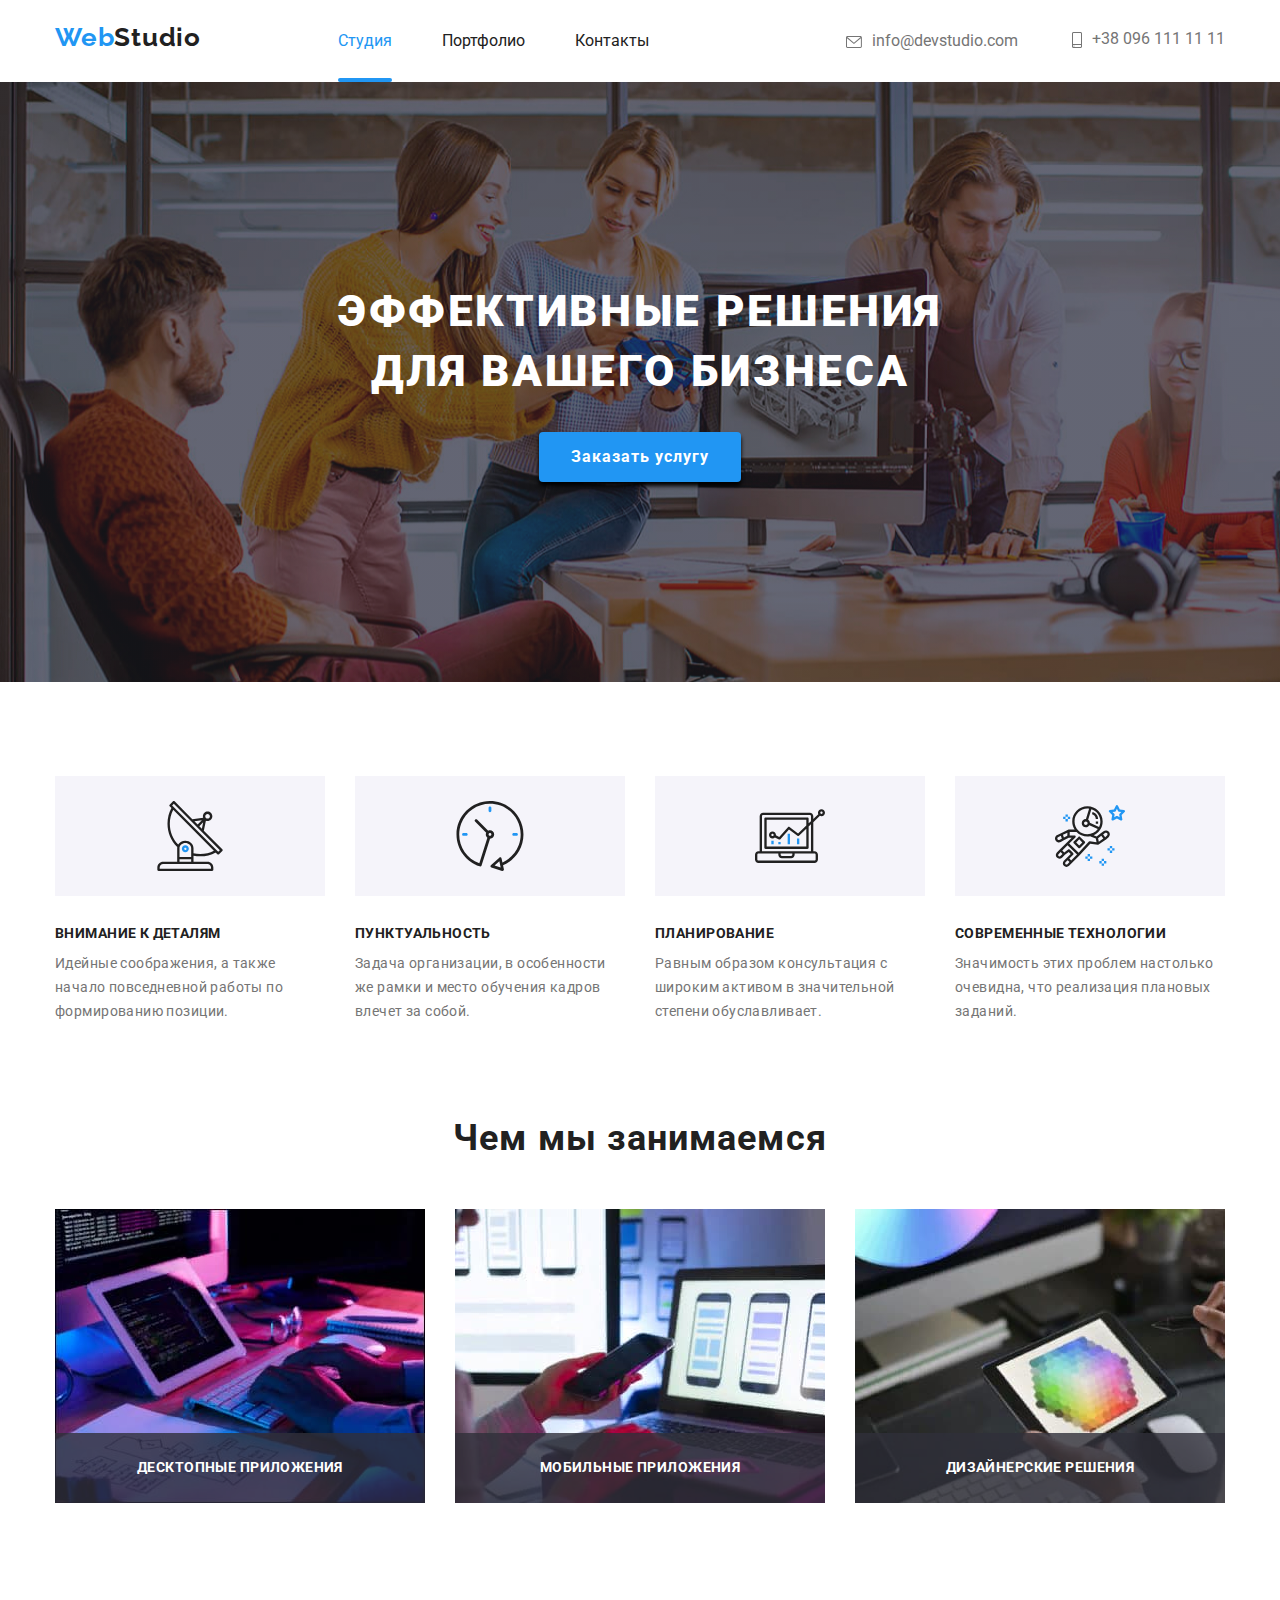
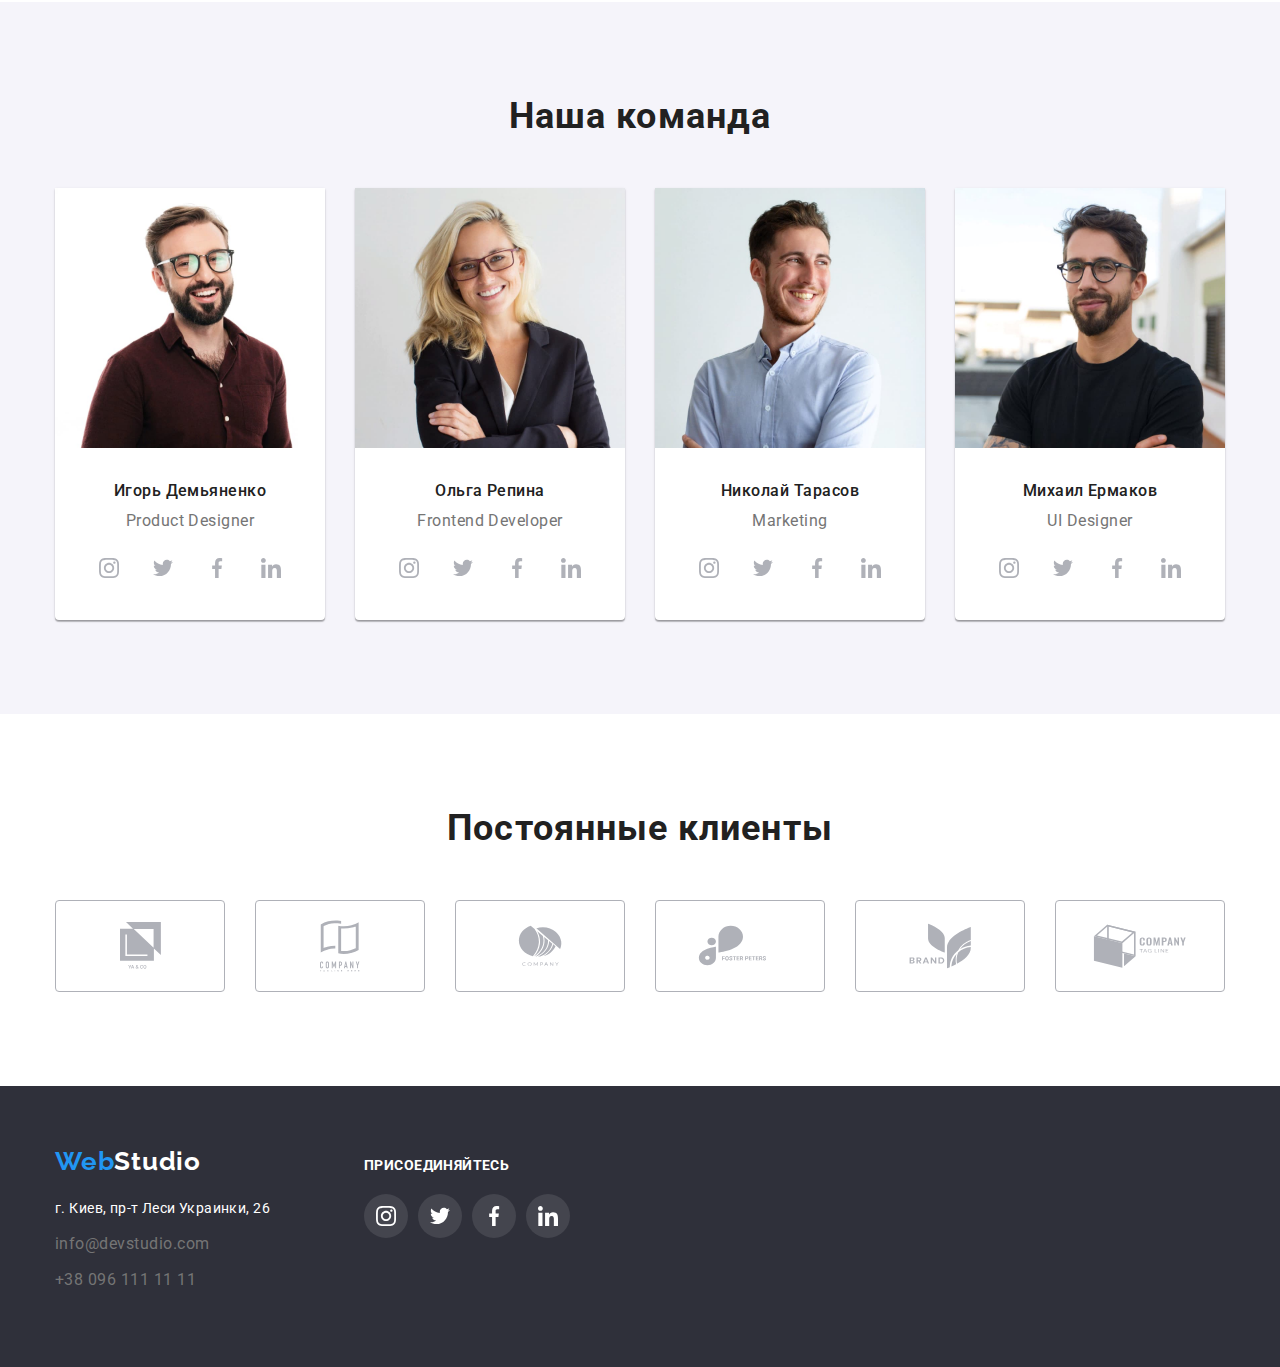
<file: index.html>
<!DOCTYPE html>
<html lang="ru">
    <head>
        <meta charset="UTF-8" />
        <meta http-equiv="X-UA-Compatible" content="IE=edge" />
        <meta name="viewport" content="width=device-width, initial-scale=1.0" />
        <title>WebStudio</title>
        <link rel="preconnect" href="https://fonts.gstatic.com" />
        <link
            href="https://fonts.googleapis.com/css2?family=Raleway:wght@700&family=Roboto:wght@400;700;900&display=swap"
            rel="stylesheet"
        />
        <link
            rel="stylesheet"
            href="https://cdnjs.cloudflare.com/ajax/libs/modern-normalize/1.0.0/modern-normalize.min.css"
        />
        <link
            rel="stylesheet"
            href="https://cdnjs.cloudflare.com/ajax/libs/modern-normalize/1.0.0/modern-normalize.min.css"
        />
        <link rel="stylesheet" href="./css/styles.css" />
    </head>
    <body>
        <!--шапка сторінки-->
        <header>
            <div class="conteiner page-header">
                <!--навігація-->
                <nav>
                    <a href="./index.html" class="logo"
                        ><span class="item">Web</span>Studio</a
                    >
                    <ul class="menu list">
                        <li class="menu-content">
                            <a href="" class="link current">Студия</a>
                        </li>
                        <li class="menu-content">
                            <a href="./portfolio.html" class="link"
                                >Портфолио</a
                            >
                        </li>
                        <li class="menu-content">
                            <a href="" class="link">Контакты</a>
                        </li>
                    </ul>
                </nav>
                <!--зв'язок-->
                <ul class="communication links">
                    <li class="communication-nav">
                        <a href="mailto:info@devstudio.com" class="contacts"
                            ><svg class="contacts-icon" width="16" height="12">
                                <use
                                    href="./images/icons.svg#icon-envelope"
                                ></use>
                            </svg>
                            info@devstudio.com</a
                        >
                    </li>
                    <li class="communication-nav">
                        <a href="tel:+380961111111" class="contacts"
                            ><svg class="contacts-icon" width="10" height="16">
                                <use
                                    href="./images/icons.svg#icon-smartphone"
                                ></use>
                            </svg>
                            +38 096 111 11 11
                        </a>
                    </li>
                </ul>
            </div>
        </header>
        <main>
            <!--блок контенту-->
            <!--герой-->
            <section class="hero">
                <div class="conteiner">
                    <h1 class="main-title">
                        Эффективные решения для вашего бизнеса
                    </h1>
                    <!--на макеті прописано як кнопка-->
                    <button type="button" class="btn" data-modal-open>
                        Заказать услугу
                    </button>
                </div>
            </section>
            <!--короткий загальний опис-->
            <section class="specifics">
                <div class="conteiner">
                    <h2 class="visually-hidden">Особенности</h2>
                    <ul class="specifics-items">
                        <li class="item">
                            <div class="feature">
                                <svg class="feature-icon">
                                    <use
                                        href="./images/icons.svg#icon-antenna"
                                    ></use>
                                </svg>
                            </div>
                            <h3 class="skills">Внимание к деталям</h3>
                            <p class="text">
                                Идейные соображения, а также начало повседневной
                                работы по формированию позиции.
                            </p>
                        </li>
                        <li class="item">
                            <div class="feature">
                                <svg class="feature-icon">
                                    <use
                                        href="./images/icons.svg#icon-clock"
                                    ></use>
                                </svg>
                            </div>
                            <h3 class="skills">Пунктуальность</h3>
                            <p class="text">
                                Задача организации, в особенности же рамки и
                                место обучения кадров влечет за собой.
                            </p>
                        </li>
                        <li class="item">
                            <div class="feature">
                                <svg class="feature-icon">
                                    <use
                                        href="./images/icons.svg#icon-diagram"
                                    ></use>
                                </svg>
                            </div>
                            <h3 class="skills">Планирование</h3>
                            <p class="text">
                                Равным образом консультация с широким активом в
                                значительной степени обуславливает.
                            </p>
                        </li>
                        <li class="item">
                            <div class="feature">
                                <svg class="feature-icon">
                                    <use
                                        href="./images/icons.svg#icon-astronaut"
                                    ></use>
                                </svg>
                            </div>
                            <h3 class="skills">Современные технологии</h3>
                            <p class="text">
                                Значимость этих проблем настолько очевидна, что
                                реализация плановых заданий.
                            </p>
                        </li>
                    </ul>
                </div>
            </section>
            <!--роботи студії-->
            <section class="projects">
                <div class="conteiner">
                    <h2 class="work">Чем мы занимаемся</h2>
                    <ul class="makets">
                        <li class="maket-item">
                            <div class="maket-thrumb">
                                <img
                                    src="./images/job/box-1.jpg"
                                    width="370"
                                    height="294"
                                    alt="мужчина печатает на клавиатуре пк"
                                />
                                <div class="describe-item">
                                    <p class="describe">
                                        Десктопные приложения
                                    </p>
                                </div>
                            </div>
                        </li>
                        <li class="maket-item">
                            <div class="maket-thrumb">
                                <img
                                    src="./images/job/box-2.jpg"
                                    width="370"
                                    height="294"
                                    alt="мужчина держит левой рукой телефон а правой печатает на ноутбуке"
                                />
                                <div class="describe-item">
                                    <p class="describe">Мобильные приложения</p>
                                </div>
                            </div>
                        </li>
                        <li class="maket-item">
                            <div class="maket-thrumb">
                                <img
                                    src="./images/job/box-3.jpg"
                                    width="370"
                                    height="294"
                                    alt="мужчина левой рукой держит планшет"
                                />
                                <div class="describe-item">
                                    <p class="describe">Дизайнерские решения</p>
                                </div>
                            </div>
                        </li>
                    </ul>
                </div>
            </section>
            <!--команда-->
            <section class="organization">
                <div class="conteiner">
                    <h2 class="team">Наша команда</h2>
                    <ul class="team-woker">
                        <li class="card-woker">
                            <img
                                src="./images/team/img.jpg"
                                width="270"
                                height="260"
                                alt="Игорь Демьяненко"
                            />
                            <div class="card-item">
                                <h3 class="members">Игорь Демьяненко</h3>
                                <p lang="en" class="position">
                                    Product Designer
                                </p>
                                <ul class="social-links">
                                    <li class="social-icon">
                                        <a
                                            href=""
                                            target="_blank"
                                            rel="noopener noreferrer"
                                            class="social-icon-link"
                                            ><svg class="social-icon-svg">
                                                <use
                                                    href="./images/icons.svg#icon-instagram"
                                                ></use>
                                            </svg>
                                        </a>
                                    </li>
                                    <li class="social-icon">
                                        <a
                                            href=""
                                            target="_blank"
                                            rel="noopener noreferrer"
                                            class="social-icon-link"
                                            ><svg class="social-icon-svg">
                                                <use
                                                    href="./images/icons.svg#icon-twitter"
                                                ></use>
                                            </svg>
                                        </a>
                                    </li>
                                    <li class="social-icon">
                                        <a
                                            href=""
                                            target="_blank"
                                            rel="noopener noreferrer"
                                            class="social-icon-link"
                                            ><svg class="social-icon-svg">
                                                <use
                                                    href="./images/icons.svg#icon-facebook"
                                                ></use>
                                            </svg>
                                        </a>
                                    </li>
                                    <li class="social-icon">
                                        <a
                                            href=""
                                            target="_blank"
                                            rel="noopener noreferrer"
                                            class="social-icon-link"
                                            ><svg class="social-icon-svg">
                                                <use
                                                    href="./images/icons.svg#icon-linkedin"
                                                ></use>
                                            </svg>
                                        </a>
                                    </li>
                                </ul>
                            </div>
                        </li>
                        <li class="card-woker">
                            <img
                                src="./images/team/img-1.jpg"
                                width="270"
                                height="260"
                                alt="Ольга Репина"
                            />
                            <div class="card-item">
                                <h3 class="members">Ольга Репина</h3>
                                <p lang="en" class="position">
                                    Frontend Developer
                                </p>
                                <ul class="social-links">
                                    <li class="social-icon">
                                        <a
                                            href=""
                                            target="_blank"
                                            rel="noopener noreferrer"
                                            class="social-icon-link"
                                            ><svg class="social-icon-svg">
                                                <use
                                                    href="./images/icons.svg#icon-instagram"
                                                ></use>
                                            </svg>
                                        </a>
                                    </li>
                                    <li class="social-icon">
                                        <a
                                            href=""
                                            target="_blank"
                                            rel="noopener noreferrer"
                                            class="social-icon-link"
                                            ><svg class="social-icon-svg">
                                                <use
                                                    href="./images/icons.svg#icon-twitter"
                                                ></use>
                                            </svg>
                                        </a>
                                    </li>
                                    <li class="social-icon">
                                        <a
                                            href=""
                                            target="_blank"
                                            rel="noopener noreferrer"
                                            class="social-icon-link"
                                            ><svg class="social-icon-svg">
                                                <use
                                                    href="./images/icons.svg#icon-facebook"
                                                ></use>
                                            </svg>
                                        </a>
                                    </li>
                                    <li class="social-icon">
                                        <a
                                            href=""
                                            target="_blank"
                                            rel="noopener noreferrer"
                                            class="social-icon-link"
                                            ><svg class="social-icon-svg">
                                                <use
                                                    href="./images/icons.svg#icon-linkedin"
                                                ></use>
                                            </svg>
                                        </a>
                                    </li>
                                </ul>
                            </div>
                        </li>
                        <li class="card-woker">
                            <img
                                src="./images/team/img-2.jpg"
                                width="270"
                                height="260"
                                alt="Николай тарасов"
                            />
                            <div class="card-item">
                                <h3 class="members">Николай Тарасов</h3>
                                <p lang="en" class="position">Marketing</p>
                                <ul class="social-links">
                                    <li class="social-icon">
                                        <a
                                            href=""
                                            target="_blank"
                                            rel="noopener noreferrer"
                                            class="social-icon-link"
                                            ><svg class="social-icon-svg">
                                                <use
                                                    href="./images/icons.svg#icon-instagram"
                                                ></use>
                                            </svg>
                                        </a>
                                    </li>
                                    <li class="social-icon">
                                        <a
                                            href=""
                                            target="_blank"
                                            rel="noopener noreferrer"
                                            class="social-icon-link"
                                            ><svg class="social-icon-svg">
                                                <use
                                                    href="./images/icons.svg#icon-twitter"
                                                ></use>
                                            </svg>
                                        </a>
                                    </li>
                                    <li class="social-icon">
                                        <a
                                            href=""
                                            target="_blank"
                                            rel="noopener noreferrer"
                                            class="social-icon-link"
                                            ><svg class="social-icon-svg">
                                                <use
                                                    href="./images/icons.svg#icon-facebook"
                                                ></use>
                                            </svg>
                                        </a>
                                    </li>
                                    <li class="social-icon">
                                        <a
                                            href=""
                                            target="_blank"
                                            rel="noopener noreferrer"
                                            class="social-icon-link"
                                            ><svg class="social-icon-svg">
                                                <use
                                                    href="./images/icons.svg#icon-linkedin"
                                                ></use>
                                            </svg>
                                        </a>
                                    </li>
                                </ul>
                            </div>
                        </li>
                        <li class="card-woker">
                            <img
                                src="./images/team/img-3.jpg"
                                width="270"
                                height="260"
                                alt="Михаил Ермаков"
                            />
                            <div class="card-item">
                                <h3 class="members">Михаил Ермаков</h3>
                                <p lang="en" class="position">UI Designer</p>
                                <ul class="social-links">
                                    <li class="social-icon">
                                        <a
                                            href=""
                                            target="_blank"
                                            rel="noopener noreferrer"
                                            class="social-icon-link"
                                            ><svg class="social-icon-svg">
                                                <use
                                                    href="./images/icons.svg#icon-instagram"
                                                ></use>
                                            </svg>
                                        </a>
                                    </li>
                                    <li class="social-icon">
                                        <a
                                            href=""
                                            target="_blank"
                                            rel="noopener noreferrer"
                                            class="social-icon-link"
                                            ><svg class="social-icon-svg">
                                                <use
                                                    href="./images/icons.svg#icon-twitter"
                                                ></use>
                                            </svg>
                                        </a>
                                    </li>
                                    <li class="social-icon">
                                        <a
                                            href=""
                                            target="_blank"
                                            rel="noopener noreferrer"
                                            class="social-icon-link"
                                            ><svg class="social-icon-svg">
                                                <use
                                                    href="./images/icons.svg#icon-facebook"
                                                ></use>
                                            </svg>
                                        </a>
                                    </li>
                                    <li class="social-icon">
                                        <a
                                            href=""
                                            target="_blank"
                                            rel="noopener noreferrer"
                                            class="social-icon-link"
                                            ><svg class="social-icon-svg">
                                                <use
                                                    href="./images/icons.svg#icon-linkedin"
                                                ></use>
                                            </svg>
                                        </a>
                                    </li>
                                </ul>
                            </div>
                        </li>
                    </ul>
                </div>
            </section>
            <section class="clients">
                <div class="conteiner">
                    <h2 class="clients-title">Постоянные клиенты</h2>
                    <ul class="clients-list">
                        <li class="clients-item">
                            <a
                                href=""
                                target="_blank"
                                rel="noopener noreferrer"
                                class="clients-link"
                                ><svg
                                    class="clients-icon"
                                    width="41"
                                    height="47"
                                >
                                    <use
                                        href="./images/icons.svg#icon-group-1"
                                    ></use>
                                </svg>
                            </a>
                        </li>
                        <li class="clients-item">
                            <a
                                href=""
                                target="_blank"
                                rel="noopener noreferrer"
                                class="clients-link"
                                ><svg
                                    class="clients-icon"
                                    width="40"
                                    height="52"
                                >
                                    <use
                                        href="./images/icons.svg#icon-group-2"
                                    ></use>
                                </svg>
                            </a>
                        </li>
                        <li class="clients-item">
                            <a
                                href=""
                                target="_blank"
                                rel="noopener noreferrer"
                                class="clients-link"
                                ><svg
                                    class="clients-icon"
                                    width="44"
                                    height="41"
                                >
                                    <use
                                        href="./images/icons.svg#icon-group-3"
                                    ></use>
                                </svg>
                            </a>
                        </li>
                        <li class="clients-item">
                            <a
                                href=""
                                target="_blank"
                                rel="noopener noreferrer"
                                class="clients-link"
                                ><svg
                                    class="clients-icon"
                                    width="85"
                                    height="41"
                                >
                                    <use
                                        href="./images/icons.svg#icon-group-4"
                                    ></use>
                                </svg>
                            </a>
                        </li>
                        <li class="clients-item">
                            <a
                                href=""
                                target="_blank"
                                rel="noopener noreferrer"
                                class="clients-link"
                                ><svg
                                    class="clients-icon"
                                    width="63"
                                    height="46"
                                >
                                    <use
                                        href="./images/icons.svg#icon-group-5"
                                    ></use>
                                </svg>
                            </a>
                        </li>
                        <li class="clients-item">
                            <a
                                href=""
                                target="_blank"
                                rel="noopener noreferrer"
                                class="clients-link"
                                ><svg
                                    class="clients-icon"
                                    width="94"
                                    height="44"
                                >
                                    <use
                                        href="./images/icons.svg#icon-group-6"
                                    ></use>
                                </svg>
                            </a>
                        </li>
                    </ul>
                </div>
            </section>
        </main>
        <!--підвал сторінки-->
        <footer class="basement">
            <div class="conteiner basement-list">
                <div class="address-conteiner">
                    <a href="./index.html" class="logo"
                        ><span class="item">Web</span
                        ><span class="logo-two">Studio</span></a
                    >
                    <address class="info">
                        <ul class="links">
                            <li class="info-item">
                                <a
                                    href="https://goo.gl/maps/6gxEorECzuaQfL2a7"
                                    target="_blank"
                                    rel="noopener noreferrer"
                                    class="city"
                                    >г. Киев, пр-т Леси Украинки, 26</a
                                >
                            </li>
                            <li class="info-item">
                                <a
                                    href="mailto:info@devstudio.com"
                                    class="alt-contact"
                                    >info@devstudio.com</a
                                >
                            </li>
                            <li class="info-item">
                                <a href="tel:+380961111111" class="alt-contact"
                                    >+38 096 111 11 11</a
                                >
                            </li>
                        </ul>
                    </address>
                </div>
                <div class="basement-social">
                    <h3 class="basement-social-title">присоединяйтесь</h3>
                    <ul class="basement-social-list">
                        <li class="basement-social-item">
                            <a
                                href=""
                                target="_blank"
                                rel="noopener noreferrer"
                                class="basement-social-link"
                                ><svg class="basement-social-icon">
                                    <use
                                        href="./images/icons.svg#icon-instagram"
                                    ></use>
                                </svg>
                            </a>
                        </li>
                        <li class="basement-social-item">
                            <a
                                href=""
                                target="_blank"
                                rel="noopener noreferrer"
                                class="basement-social-link"
                                ><svg class="basement-social-icon">
                                    <use
                                        href="./images/icons.svg#icon-twitter"
                                    ></use>
                                </svg>
                            </a>
                        </li>
                        <li class="basement-social-item">
                            <a
                                href=""
                                target="_blank"
                                rel="noopener noreferrer"
                                class="basement-social-link"
                                ><svg class="basement-social-icon">
                                    <use
                                        href="./images/icons.svg#icon-facebook"
                                    ></use>
                                </svg>
                            </a>
                        </li>
                        <li class="basement-social-item">
                            <a
                                href=""
                                target="_blank"
                                rel="noopener noreferrer"
                                class="basement-social-link"
                                ><svg class="basement-social-icon">
                                    <use
                                        href="./images/icons.svg#icon-linkedin"
                                    ></use>
                                </svg>
                            </a>
                        </li>
                    </ul>
                </div>
            </div>
        </footer>
        <div class="backdrop is-hidden" data-modal>
            <div class="modal">
                <button type="button" class="modal-exit" data-modal-close>
                    <svg width="18" height="18" class="close-button">
                        <use href="./images/icons.svg#icon-close"></use>
                    </svg>
                </button>
            </div>
        </div>
        <script src="./js/modal.js"></script>
    </body>
</html>
</file>
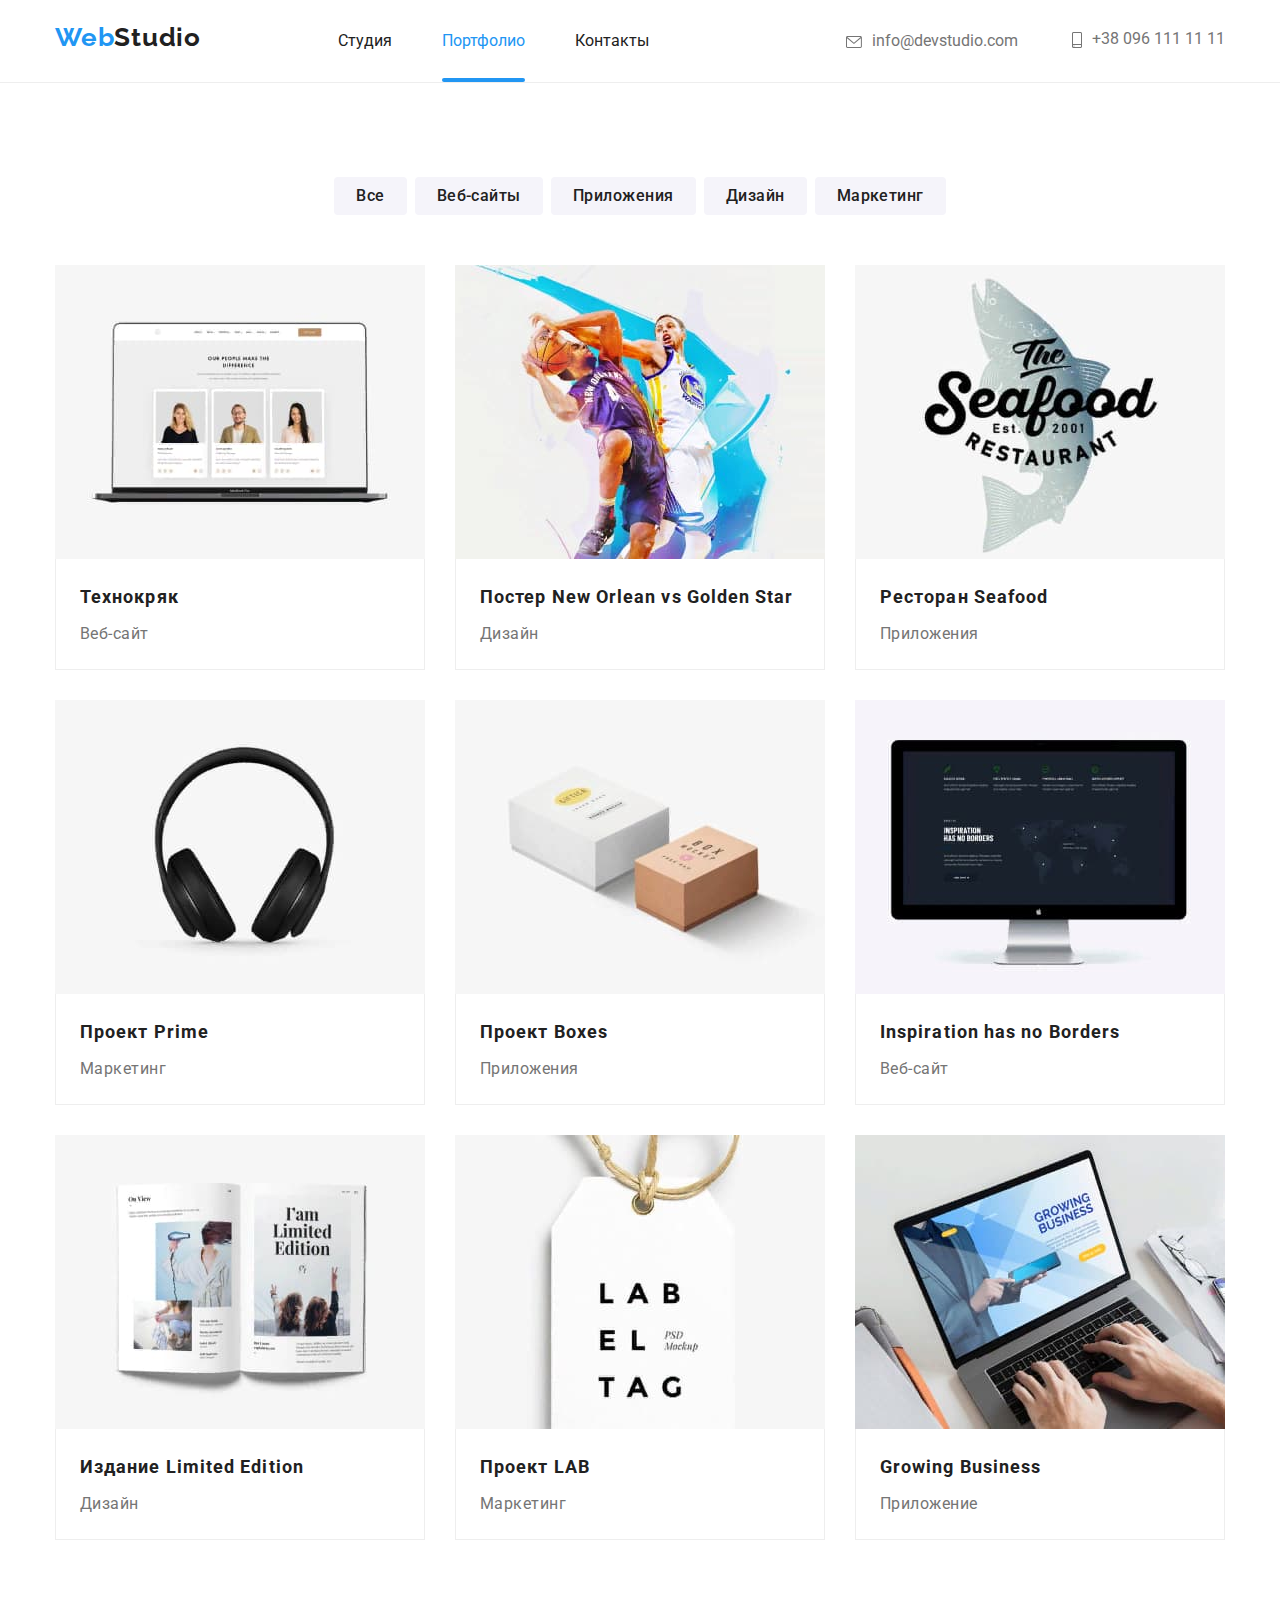
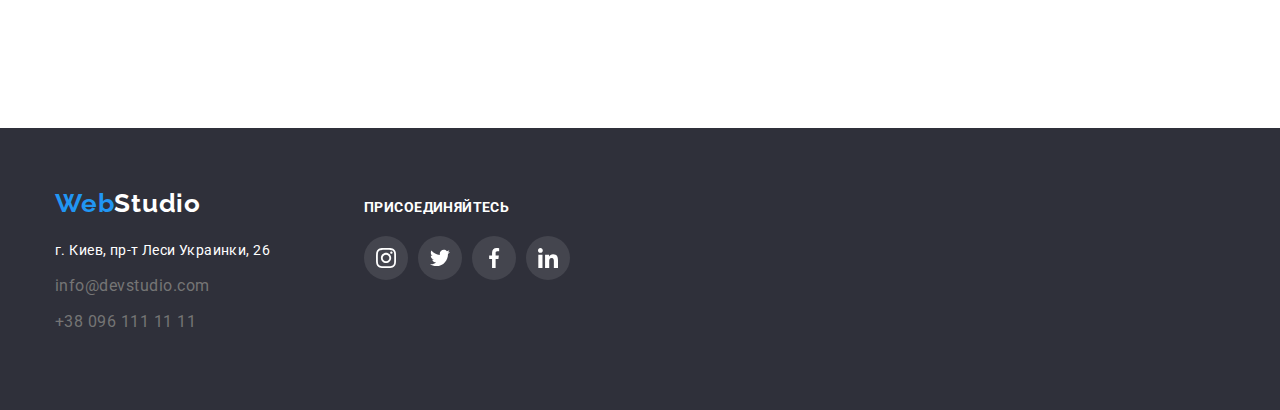
<file: portfolio.html>
<!DOCTYPE html>
<html lang="ru">
    <head>
        <meta charset="UTF-8" />
        <meta http-equiv="X-UA-Compatible" content="IE=edge" />
        <meta name="viewport" content="width=device-width, initial-scale=1.0" />
        <title>Portfolio</title>
        <link rel="preconnect" href="https://fonts.gstatic.com" />
        <link
            href="https://fonts.googleapis.com/css2?family=Raleway:wght@700&family=Roboto:wght@400;700;900&display=swap"
            rel="stylesheet"
        />
        <link
            rel="stylesheet"
            href="https://cdnjs.cloudflare.com/ajax/libs/modern-normalize/1.0.0/modern-normalize.min.css"
        />
        <link
            rel="stylesheet"
            href="https://cdnjs.cloudflare.com/ajax/libs/modern-normalize/1.0.0/modern-normalize.min.css"
        />
        <link rel="stylesheet" href="./css/styles.css" />
    </head>
    <body>
        <!--шапка сторінки-->
        <header>
            <div class="conteiner page-header">
                <!--навігація-->
                <nav>
                    <a href="./index.html" class="logo"
                        ><span class="item">Web</span>Studio</a
                    >
                    <ul class="menu list">
                        <li class="menu-content">
                            <a href="./index.html" class="link">Студия</a>
                        </li>
                        <li class="menu-content">
                            <a href="./portfolio.html" class="link current"
                                >Портфолио</a
                            >
                        </li>
                        <li class="menu-content">
                            <a href="" class="link">Контакты</a>
                        </li>
                    </ul>
                </nav>
                <!--зв'язок-->
                <ul class="communication links">
                    <li class="communication-nav">
                        <a href="mailto:info@devstudio.com" class="contacts"
                            ><svg class="contacts-icon" width="16" height="12">
                                <use
                                    href="./images/icons.svg#icon-envelope"
                                ></use>
                            </svg>
                            info@devstudio.com</a
                        >
                    </li>
                    <li class="communication-nav">
                        <a href="tel:+380961111111" class="contacts"
                            ><svg class="contacts-icon" width="10" height="16">
                                <use
                                    href="./images/icons.svg#icon-smartphone"
                                ></use>
                            </svg>
                            +38 096 111 11 11
                        </a>
                    </li>
                </ul>
            </div>
        </header>
        <main>
            <section class="our-works">
                <div class="conteiner">
                    <h1 class="visually-hidden">Наши работы</h1>
                    <ul class="main-filters">
                        <li class="filters-item">
                            <button type="button" class="filters">Все</button>
                        </li>
                        <li class="filters-item">
                            <button type="button" class="filters">
                                Веб-сайты
                            </button>
                        </li>
                        <li class="filters-item">
                            <button type="button" class="filters">
                                Приложения
                            </button>
                        </li>
                        <li class="filters-item">
                            <button type="button" class="filters">
                                Дизайн
                            </button>
                        </li>
                        <li class="filters-item">
                            <button type="button" class="filters">
                                Маркетинг
                            </button>
                        </li>
                    </ul>
                    <ul class="portfolio-title">
                        <li class="portfolio-item">
                            <a href="" class="portfolio-link">
                                <div class="background">
                                    <div class="card-overlay">
                                        <img
                                            src="./images/portfolio/img.jpg"
                                            width="370"
                                            height="294"
                                            alt="ноутбук с изображениями"
                                            class="portfolio-img"
                                        />
                                        <p class="overlay">
                                            Технокряк это современная площадка
                                            распространения коронавируса.
                                            Компании используют эту платформу
                                            для цифрового шпионажа и атак на
                                            защищённые сервера конкурентов.
                                        </p>
                                    </div>
                                    <div class="discription">
                                        <h2 class="portfolio">Технокряк</h2>
                                        <p class="type">Веб-сайт</p>
                                    </div>
                                </div></a
                            >
                        </li>
                        <li class="portfolio-item">
                            <a href="" class="portfolio-link">
                                <img
                                    src="./images/portfolio/img-1.jpg"
                                    width="370"
                                    height="294"
                                    alt="баскетболисты"
                                    class="portfolio-img"
                                />
                                <div class="discription">
                                    <h2 class="portfolio">
                                        Постер New Orlean vs Golden Star
                                    </h2>
                                    <p class="type">Дизайн</p>
                                </div></a
                            >
                        </li>
                        <li class="portfolio-item">
                            <a href="" class="portfolio-link">
                                <img
                                    src="./images/portfolio/img-2.jpg"
                                    width="370"
                                    height="294"
                                    alt="логотим с рыбой на фоне"
                                    class="portfolio-img"
                                />
                                <div class="discription">
                                    <h2 class="portfolio">Ресторан Seafood</h2>
                                    <p class="type">Приложения</p>
                                </div></a
                            >
                        </li>
                        <li class="portfolio-item">
                            <a href="" class="portfolio-link">
                                <img
                                    src="./images/portfolio/img-3.jpg"
                                    width="370"
                                    height="294"
                                    alt="наушники"
                                    class="portfolio-img"
                                />
                                <div class="discription">
                                    <h2 class="portfolio">Проект Prime</h2>
                                    <p class="type">Маркетинг</p>
                                </div></a
                            >
                        </li>
                        <li class="portfolio-item">
                            <a href="" class="portfolio-link">
                                <img
                                    src="./images/portfolio/img-4.jpg"
                                    width="370"
                                    height="294"
                                    alt="две коробки"
                                    class="portfolio-img"
                                />
                                <div class="discription">
                                    <h2 class="portfolio">Проект Boxes</h2>
                                    <p class="type">Приложения</p>
                                </div></a
                            >
                        </li>
                        <li class="portfolio-item">
                            <a href="" class="portfolio-link">
                                <img
                                    src="./images/portfolio/img-5.jpg"
                                    width="370"
                                    height="294"
                                    alt="монитор пк"
                                    class="portfolio-img"
                                />
                                <div class="discription">
                                    <h2 class="portfolio">
                                        Inspiration has no Borders
                                    </h2>
                                    <p class="type">Веб-сайт</p>
                                </div></a
                            >
                        </li>
                        <li class="portfolio-item">
                            <a href="" class="portfolio-link">
                                <img
                                    src="./images/portfolio/img-6.jpg"
                                    width="370"
                                    height="294"
                                    alt="журнал"
                                    class="portfolio-img"
                                />
                                <div class="discription">
                                    <h2 class="portfolio">
                                        Издание Limited Edition
                                    </h2>
                                    <p class="type">Дизайн</p>
                                </div></a
                            >
                        </li>
                        <li class="portfolio-item">
                            <a href="" class="portfolio-link">
                                <img
                                    src="./images/portfolio/img-7.jpg"
                                    width="370"
                                    height="294"
                                    alt="бирка с надписью"
                                    class="portfolio-img"
                                />
                                <div class="discription">
                                    <h2 class="portfolio">Проект LAB</h2>
                                    <p class="type">Маркетинг</p>
                                </div></a
                            >
                        </li>
                        <li class="portfolio-item">
                            <a href="" class="portfolio-link">
                                <img
                                    src="./images/portfolio/img-8.jpg"
                                    width="370"
                                    height="294"
                                    alt="включенный ноутбук"
                                    class="portfolio-img"
                                />
                                <div class="discription">
                                    <h2 class="portfolio">Growing Business</h2>
                                    <p class="type">Приложение</p>
                                </div></a
                            >
                        </li>
                    </ul>
                </div>
            </section>
        </main>
        <!--підвал сторінки-->
        <footer class="basement">
            <div class="conteiner basement-list">
                <div class="address-conteiner">
                    <a href="./index.html" class="logo"
                        ><span class="item">Web</span
                        ><span class="logo-two">Studio</span></a
                    >
                    <address class="info">
                        <ul class="links">
                            <li class="info-item">
                                <a
                                    href="https://goo.gl/maps/6gxEorECzuaQfL2a7"
                                    target="_blank"
                                    rel="noopener noreferrer"
                                    class="city"
                                    >г. Киев, пр-т Леси Украинки, 26</a
                                >
                            </li>
                            <li class="info-item">
                                <a
                                    href="mailto:info@devstudio.com"
                                    class="alt-contact"
                                    >info@devstudio.com</a
                                >
                            </li>
                            <li class="info-item">
                                <a href="tel:+380961111111" class="alt-contact"
                                    >+38 096 111 11 11</a
                                >
                            </li>
                        </ul>
                    </address>
                </div>
                <div class="basement-social">
                    <h3 class="basement-social-title">присоединяйтесь</h3>
                    <ul class="basement-social-list">
                        <li class="basement-social-item">
                            <a
                                href=""
                                target="_blank"
                                rel="noopener noreferrer"
                                class="basement-social-link"
                                ><svg class="basement-social-icon">
                                    <use
                                        href="./images/icons.svg#icon-instagram"
                                    ></use>
                                </svg>
                            </a>
                        </li>
                        <li class="basement-social-item">
                            <a
                                href=""
                                target="_blank"
                                rel="noopener noreferrer"
                                class="basement-social-link"
                                ><svg class="basement-social-icon">
                                    <use
                                        href="./images/icons.svg#icon-twitter"
                                    ></use>
                                </svg>
                            </a>
                        </li>
                        <li class="basement-social-item">
                            <a
                                href=""
                                target="_blank"
                                rel="noopener noreferrer"
                                class="basement-social-link"
                                ><svg class="basement-social-icon">
                                    <use
                                        href="./images/icons.svg#icon-facebook"
                                    ></use>
                                </svg>
                            </a>
                        </li>
                        <li class="basement-social-item">
                            <a
                                href=""
                                target="_blank"
                                rel="noopener noreferrer"
                                class="basement-social-link"
                                ><svg class="basement-social-icon">
                                    <use
                                        href="./images/icons.svg#icon-linkedin"
                                    ></use>
                                </svg>
                            </a>
                        </li>
                    </ul>
                </div>
            </div>
        </footer>
    </body>
</html>
</file>
<file: css/styles.css>
:root {
    --main-color: #757575;
    --secondary-color: #212121;
    --accent-color: #2196f3;
    --alt-color: #ffffff;
    --thirt-color: #f5f4fa;
    --alternative-bgr: #2f303a;
}

html {
    box-sizing: border-box;
}

*,
*::before,
*::after {
    box-sizing: inherit;
}

body {
    color: var(--main-color);
    background-color: var(--bgr-cl);
    font-family: "Roboto", sans-serif;
}

.conteiner {
    width: 1200px;
    padding-left: 15px;
    padding-right: 15px;
    margin-left: auto;
    margin-right: auto;
}

li {
    list-style: none;
}

/*heder*/

.page-header {
    display: flex;
    align-items: center;
    justify-content: space-between;
}

.logo {
    margin-right: 93px;
    color: var(--secondary-color);
}

.logo .item {
    color: var(--accent-color);
}

.menu {
    display: inline-flex;
    margin: 0;
    padding-top: 32px;
    padding-bottom: 32px;
}

.menu .menu-content:not(:last-child) {
    margin-right: 50px;
}

.list .link {
    position: relative;
    padding-top: 32px;
    padding-bottom: 32px;
    text-decoration: none;
    color: var(--secondary-color);
    transition: color 250ms cubic-bezier(0.4, 0, 0.2, 1);
}

.current::after {
    content: "";
    position: absolute;
    bottom: 0;
    left: 0;
    width: 100%;
    height: 4px;
    background-color: var(--accent-color);
    border-radius: 2px;
}

.list .link:hover,
.list .link:focus {
    color: var(--accent-color);
}

.list .link.current {
    color: var(--accent-color);
}

.communication .links {
    margin: 0;
    padding-left: 0;
    font-weight: 500;
    font-size: 14px;
    line-height: 1.14;
    letter-spacing: 0.02em;
    text-decoration: none;
    color: var(--secondary-color);
}

.communication-nav {
    display: inline-flex;
}

.communication-nav:not(:last-child) {
    margin-right: 50px;
}

.contacts {
    display: flex;
    align-items: center;
    justify-content: center;
    text-decoration: none;
    color: var(--main-color);
    transition: color 250ms cubic-bezier(0.4, 0, 0.2, 1);
}

.links .contacts:hover,
.links .contacts:focus {
    color: var(--accent-color);
}

.contacts-icon {
    margin-right: 10px;
    fill: var(--main-color);
    transition-property: fill, color;
    transition-duration: 250ms;
    transition-timing-function: cubic-bezier(0.4, 0, 0.2, 1);
}

.links .contacts:hover .contacts-icon,
.links .contacts:focus .contacts-icon {
    fill: var(--accent-color);
    color: var(--accent-color);
}

.studio:valid {
    color: var(--accent-color);
}

/*герой*/
.hero {
    position: relative;
    padding-top: 200px;
    padding-bottom: 200px;
    background-image: linear-gradient(
            to right,
            rgba(47, 48, 58, 0.4),
            rgba(47, 48, 58, 0.4)
        ),
        url("../images/hero.jpg");
    background-repeat: no-repeat;
    background-size: cover;
    background-color: rgba(196, 196, 196, 1);
    color: var(--alt-color);
    text-align: center;
}

.hero .main-title {
    text-transform: uppercase;
    margin: 0 auto;
    max-width: 696px;
    margin-bottom: 30px;
    font-weight: 900;
    font-size: 44px;
    line-height: 1.36;
    letter-spacing: 0.06em;
}

.hero .btn {
    padding: 10px 32px;
    font-weight: 700;
    font-size: 16px;
    line-height: 1.87;
    align-items: center;
    text-align: center;
    letter-spacing: 0.06em;
    cursor: pointer;
    color: var(--alternative-color);
    background-color: var(--accent-color);
    box-shadow: 0px 4px 4px rgba(0, 0, 0, 15);
    border-radius: 4px;
    border: 0;
    transition-property: background-color, color;
    transition-duration: 250ms;
    transition-timing-function: cubic-bezier(0.4, 0, 0.2, 1);
}

.hero .btn:hover,
.hero .btn:focus {
    color: var(--accent-color);
    background-color: var(--alt-color);
}

.specifics {
    padding-top: 94px;
    font-size: 14px;
    line-height: 1.7;
    letter-spacing: 0.03em;
}

.visually-hidden {
    position: absolute !important;
    clip: rect(1px 1px 1px 1px);
    clip: rect(1px, 1px, 1px, 1px);
    padding: 0 !important;
    border: 0 !important;
    height: 1px !important;
    width: 1px !important;
    overflow: hidden;
}

.specifics .specifics-items {
    display: flex;
    justify-content: space-between;
    align-self: center;
    margin-top: 0;
    margin-bottom: 0;
    padding-left: 0;
}
.specifics-items .item {
    width: 270px;
    text-decoration: none;
}

.feature {
    display: flex;
    align-items: center;
    justify-content: center;
    width: 270px;
    height: 120px;
    margin-bottom: 30px;
    background-color: var(--thirt-color);
}

.feature-icon {
    width: 70px;
    height: 70px;
}

.specifics .skills {
    margin-top: 0;
    margin-bottom: 10px;
    color: var(--secondary-color);
    font-weight: 700;
    font-size: 14px;
    line-height: 1.14;
    letter-spacing: 0.03em;
    text-transform: uppercase;
}

.text {
    margin-top: 0;
    margin-bottom: 0;
    font-weight: 400;
    font-size: 14px;
    line-height: 1.71;
    letter-spacing: 0.03em;
}

.projects {
    padding-top: 94px;
    padding-bottom: 94px;
}

.work,
.team,
.clients-title {
    margin-top: 0;
    margin-bottom: 0;
    color: var(--secondary-color);
    font-weight: 700;
    font-size: 36px;
    line-height: 1.16;
    text-align: center;
    letter-spacing: 0.03em;
}

.makets {
    display: inline-flex;
    margin-top: 50px;
    margin-bottom: 0;
    padding-left: 0;
}

.makets .maket-item:not(:last-child) {
    margin-right: 30px;
}

.maket-thrumb {
    position: relative;
    width: 370px;
    height: 294px;
}

.maket-thrumb .describe-item {
    display: flex;
    justify-content: center;
    align-items: center;
    position: absolute;
    width: 370px;
    height: 70px;
    left: 0;
    bottom: 0px;
    margin: 0;
    background: rgba(47, 48, 58, 0.8);
}

.maket-thrumb .describe {
    margin: 0;
    color: var(--alt-color);
    font-weight: 700;
    font-size: 14px;
    line-height: 1.14;
    text-align: center;
    letter-spacing: 0.03em;
    text-transform: uppercase;
}

.organization {
    padding-top: 94px;
    padding-bottom: 94px;
    background-color: var(--thirt-color);
    text-align: center;
}

.team-woker {
    display: flex;
    margin-top: 50px;
    margin-bottom: 0;
    padding-left: 0;
}

.card-woker {
    background-color: var(--alt-color);
    box-shadow: 0px 1px 3px rgba(0, 0, 0, 0.12), 0px 1px 1px rgba(0, 0, 0, 0.14),
        0px 2px 1px rgba(0, 0, 0, 0.2);
    border-radius: 0px 0px 4px 4px;
}

.card-woker .card-item {
    padding: 30px 32px;
}

.team-woker .card-woker:not(:last-child) {
    margin-right: 30px;
}

.members {
    margin: 0 0 10px 0;
    color: var(--secondary-color);
    font-weight: 500;
    font-size: 16px;
    line-height: 1.18;
    letter-spacing: 0.03em;
}

.position {
    margin-top: 0;
    margin-bottom: 16px;
    font-weight: 400;
    font-size: 16px;
    line-height: 1.19;
    text-align: center;
    letter-spacing: 0.03em;
}

.social-links {
    display: inline-flex;
    padding-left: 0;
}

.social-links .social-icon:not(:last-child) {
    margin-right: 10px;
}

.social-links .social-icon-link {
    display: flex;
    align-items: center;
    justify-content: center;
    width: 44px;
    height: 44px;
    background-color: var(--alt-color);
    border-radius: 50%;
    transition: background-color 250ms cubic-bezier(0.4, 0, 0.2, 1);
}

.social-icon-link:hover,
.social-icon-link:focus {
    background-color: var(--accent-color);
}

.social-icon-svg {
    width: 20px;
    height: 20px;
    fill: #afb1b8;
    transition: fill 250ms cubic-bezier(0.4, 0, 0.2, 1);
}

.social-icon-link:hover .social-icon-svg,
.social-icon-link:focus .social-icon-svg {
    fill: var(--alt-color);
}

.clients {
    padding-top: 94px;
    padding-bottom: 94px;
}

.clients-list {
    display: flex;
    margin-top: 50px;
    margin-bottom: 0;
    padding-left: 0;
}

.clients-item {
    width: 170px;
    height: 92px;
}

.clients-link {
    display: flex;
    justify-content: center;
    align-items: center;
    width: 170px;
    height: 92px;
    border: 1px solid #afb1b8;
    border-radius: 4px;
    transition: border-color 250ms cubic-bezier(0.4, 0, 0.2, 1);
}

.clients-item:not(:last-child) {
    margin-right: 30px;
}

.clients-icon {
    fill: #afb1b8;
    transition: fill 250ms cubic-bezier(0.4, 0, 0.2, 1);
}

.clients-link:hover,
.clients-link:focus {
    border-color: var(--accent-color);
}

.clients-link:hover .clients-icon,
.clients-link:focus .clients-icon {
    fill: var(--accent-color);
}

.basement {
    padding-top: 60px;
    padding-bottom: 60px;
    background-color: var(--alternative-bgr);
}

.basement-social-title,
.basement-social-list {
    margin: 0;
}

.basement-list {
    display: flex;
    align-items: baseline;
}

.logo-two {
    color: var(--alt-color);
}

.logo,
.logo-two {
    text-decoration: none;
    font-family: "Raleway", sans-serif;
    font-weight: 700;
    font-size: 26px;
    line-height: 31px;
    letter-spacing: 0.03em;
}

.info {
    margin-top: 20px;
    font-style: normal;
    font-size: 14px;
    line-height: 1.71;
    letter-spacing: 0.03em;
}

.info .info-item:not(:last-child) {
    margin-bottom: 9px;
}

.links {
    padding-left: 0;
}

.links .city {
    text-decoration: none;
    color: var(--alt-color);
    font-weight: 400;
    font-size: 14px;
    line-height: 1.71;
    letter-spacing: 0.03em;
    transition: color 250ms cubic-bezier(0.4, 0, 0.2, 1);
}

.links .alt-contact {
    text-decoration: none;
    color: var(--main-color);
    font-weight: 400;
    font-size: 16px;
    line-height: 1.71;
    letter-spacing: 0.03em;
    transition: color 250ms cubic-bezier(0.4, 0, 0.2, 1);
}

.links .alt-contact:hover,
.links .alt-contact:focus {
    color: var(--accent-color);
}

.links .city:hover,
.links .city:focus {
    color: var(--accent-color);
}

.basement-social {
    display: block;
    margin-left: 70px;
}

.basement-social .basement-social-title {
    font-weight: 700;
    font-size: 14px;
    line-height: 1.14;
    letter-spacing: 0.03em;
    text-transform: uppercase;
    color: var(--alt-color);
}

.basement-social-list {
    display: inline-flex;
    margin-top: 20px;
    padding-left: 0;
}

.basement-social-item {
    width: 44px;
    height: 44px;
    background-color: rgba(255, 255, 255, 0.1);
    border-radius: 50%;
}

.basement-social-item:not(:last-child) {
    margin-right: 10px;
}

.basement-social-link {
    display: flex;
    justify-content: center;
    align-items: center;
    width: 44px;
    height: 44px;
    border-radius: 50%;
    transition: background-color 250ms cubic-bezier(0.4, 0, 0.2, 1);
}

.basement-social-icon {
    fill: var(--alt-color);
    width: 20px;
    height: 20px;
    transition: fill 250ms cubic-bezier(0.4, 0, 0.2, 1);
}

.basement-social-link:hover,
.basement-social-link:focus {
    background-color: var(--accent-color);
}

.backdrop {
    position: fixed;
    top: 0;
    left: 0;
    width: 100%;
    height: 100%;
    opacity: 1;
    background-color: rgba(0, 0, 0, 0.2);
    transition: opacity 250ms cubic-bezier(0.4, 0, 0.2, 1);
}

.is-hidden {
    opacity: 0;
    pointer-events: none;
}

.modal {
    position: absolute;
    min-width: 528px;
    min-height: 581px;
    left: 50%;
    top: 50%;
    transform: translate(-50%, -50%);
    background-color: var(--alt-color);
    border-radius: 4px;
}

.modal-exit {
    display: flex;
    justify-content: center;
    align-items: center;
    position: absolute;
    top: 8px;
    right: 8px;
    width: 30px;
    height: 30px;
    border: 1px solid rgba(0, 0, 0, 0.1);
    border-radius: 50%;
    background-color: var(--alt-color);
    cursor: pointer;
}

/*портфоліо стилізація*/
.our-works {
    padding-top: 94px;
    padding-bottom: 94px;
    border-top: 1px solid #eeeeee;
}

.main-filters {
    display: flex;
    justify-content: center;
    margin-right: auto;
    margin-left: auto;
    margin-top: 0;
    margin-bottom: 0;
    padding-left: 0;
}

.main-filters .filters-item:not(:last-child) {
    margin-right: 8px;
}

.filters-item .filters {
    padding: 6px 22px;
    color: var(--secondary-color);
    background-color: var(--thirt-color);
    font-weight: 500;
    font-size: 16px;
    line-height: 1.62;
    text-align: center;
    letter-spacing: 0.03em;
    cursor: pointer;
    border: 0;
    border-radius: 4px;
    transition-property: background-color, color, box-shadow;
    transition-duration: 250ms;
    transition-timing-function: cubic-bezier(0.4, 0, 0.2, 1);
}

.filters:hover,
.filters:focus {
    color: var(--alt-color);
    background-color: var(--accent-color);
    box-shadow: 0px 3px 1px rgba(0, 0, 0, 0.1), 0px 1px 2px rgba(0, 0, 0, 0.08),
        0px 2px 2px rgba(0, 0, 0, 0.12);
}

.portfolio-title {
    display: flex;
    flex-wrap: wrap;
    margin-top: 50px;
    margin-bottom: 0;
    padding-left: 0;
    padding-bottom: 94px;
}

.portfolio-item {
    display: flex;
    width: 370px;
    margin-right: 30px;
    margin-bottom: 30px;
}

.portfolio-item:nth-child(3n) {
    margin-right: 0;
}

.portfolio-item:nth-last-child(-n + 3) {
    margin-bottom: 0;
}

.portfolio-link {
    text-decoration: none;
}

.card-overlay {
    position: relative;
    width: 370px;
    height: 294px;
    overflow: hidden;
}

.overlay {
    position: absolute;
    margin: 0;
    padding: 63px 24px;
    width: 100%;
    height: 100%;
    top: 50%;
    left: 50%;
    transform: translate(-50%, -50%) translateY(100%);
    transition: transform 250ms;
    color: var(--alt-color);
    background-color: rgba(33, 150, 243, 0.9);
    font-weight: 400;
    font-size: 18px;
    line-height: 1.56;
    letter-spacing: 0.03em;
}

.portfolio-link:hover .overlay,
.portfolio-link:focus .overlay {
    transform: translate(-50%, -50%) translateY(0);
}

.portfolio-img {
    display: block;
    max-width: 100%;
}

.discription {
    padding: 20px 24px;
    border: 1px solid #eeeeee;
    border-top: none;
}

.portfolio-item .portfolio-link:hover,
.portfolio-item .portfolio-link:focus {
    box-shadow: 0px 3px 1px rgba(100, 8, 8, 0.1),
        0px 1px 2px rgba(0, 0, 0, 0.08), 0px 2px 2px rgba(0, 0, 0, 0.12);
}

.portfolio {
    padding: 20 px;
    margin-top: 0;
    margin-bottom: 4px;
    color: var(--secondary-color);
    font-weight: 700;
    font-size: 18px;
    line-height: 2;
    letter-spacing: 0.06em;
}

.type {
    margin-top: 0;
    margin-bottom: 0;
    font-weight: 400;
    font-size: 16px;
    line-height: 1.87;
    letter-spacing: 0.03em;
    color: var(--main-color);
}
</file>
